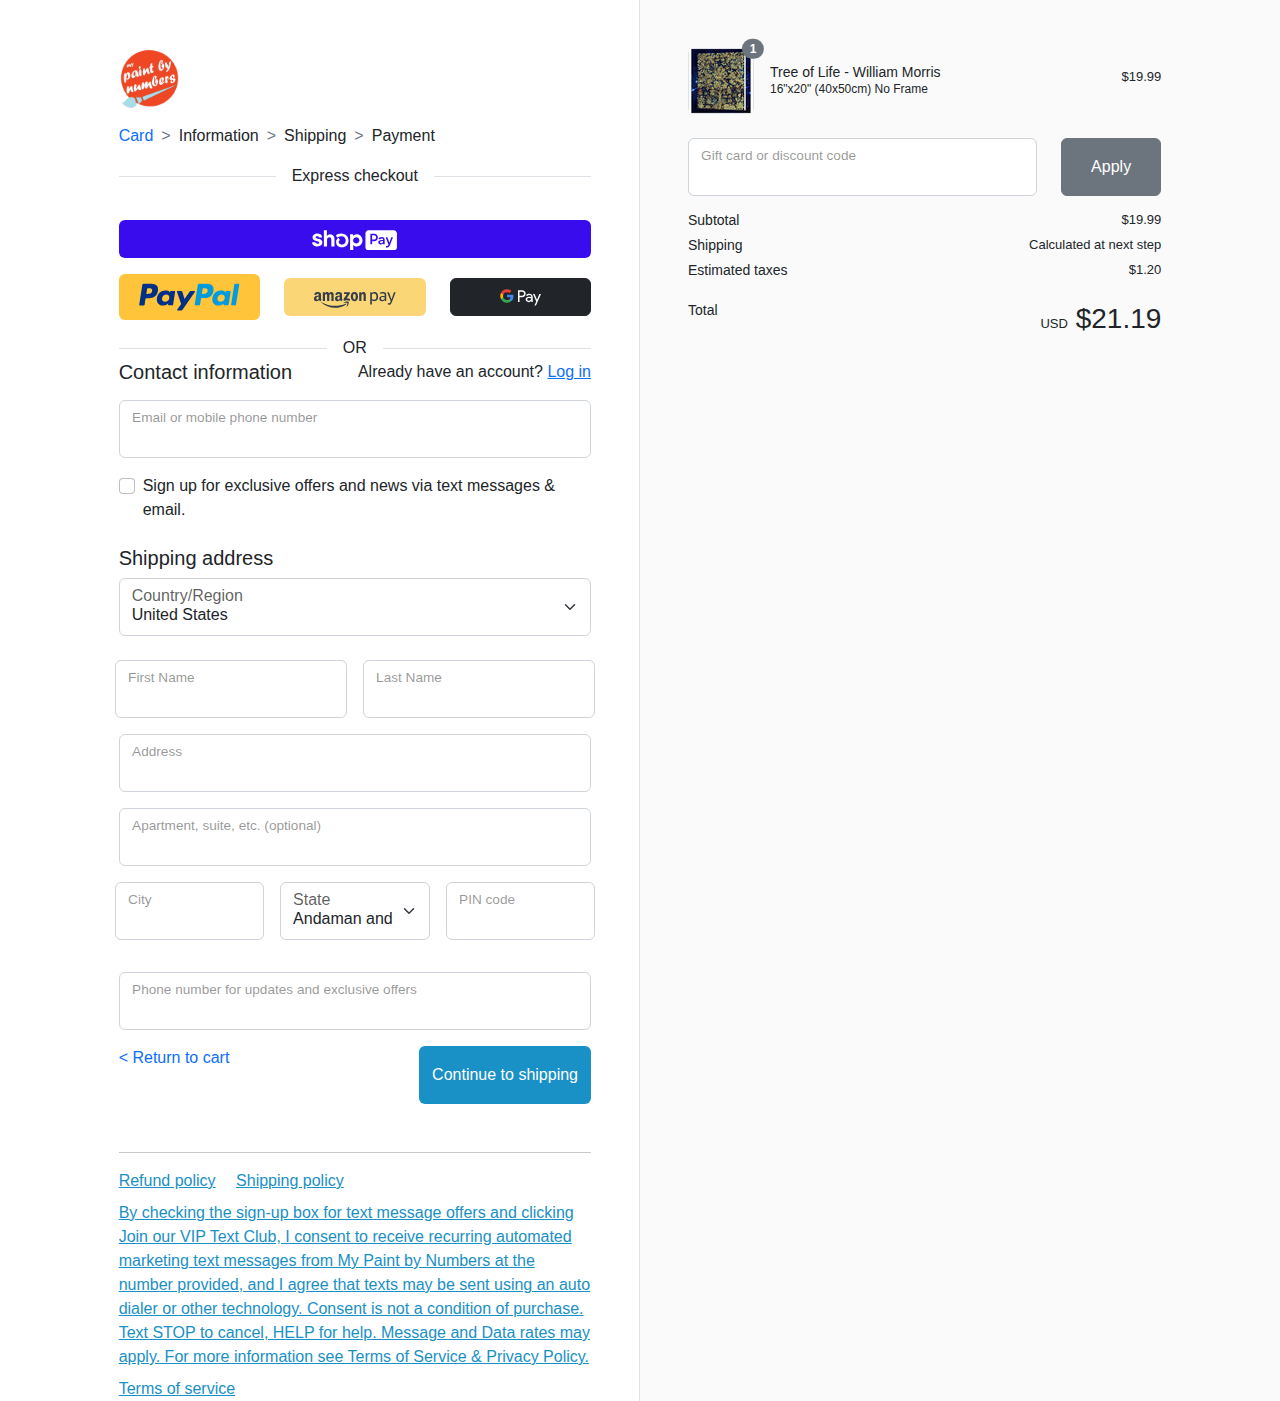
<file: index.html>
<!DOCTYPE html>
<html lang="en">

<head>
    <meta charset="UTF-8">
    <meta http-equiv="X-UA-Compatible" content="IE=edge">
    <meta name="viewport" content="width=device-width, initial-scale=1.0">
    <!-- Title Name -->
    <title>Payment Page</title>

    <!-- CSS Link -->
    <link rel="stylesheet" href="assets/css/bootstrap.min.css">
    <link rel="stylesheet" href="assets/css/style.css">
    <link rel="preconnect" href="https://fonts.gstatic.com">
    <link
        href="https://fonts.googleapis.com/css2?family=Archivo:ital,wght@0,100;0,200;0,300;0,400;0,500;0,600;0,700;0,800;0,900;1,100;1,200;1,300;1,400;1,500;1,600;1,700;1,800;1,900&display=swap"
        rel="stylesheet">
    <link rel="stylesheet" href="https://cdnjs.cloudflare.com/ajax/libs/font-awesome/4.7.0/css/font-awesome.min.css">
</head>

<!-- body -->

<body>

    <section class="container-fluid bg-color ">
        <div class="row  d-block d-lg-none">
            <div class="col-12 ">
                <div class="logo py-3 bg-white">
                    <img src="assets/images/logo.png" class="img-fluid" width="60" height="60" alt="logo">
                </div>
                <div class="d-flex justify-content-between py-3 border-bottom" id="flip">
                    <p>
                        <span><i class="fa fa-shopping-cart me-3" style="font-size:24px"></i></span>
                        Show order summary
                    </p>
                    <h4>$100,019.99</h4>
                </div>
            </div>
        </div>
        <div class="row flex-column-reverse flex-lg-row">
            <div class="d-none d-xl-block col-xl-1 bg-white"></div>
            <div class="col-12 col-lg-6 col-xl-5 pt-5 pe-lg-5 border-end bg-white">
                <div class="logo d-none d-lg-block">
                    <img src="assets/images/logo.png" class="img-fluid" width="60" height="60" alt="logo">
                </div>
                <div class="mt-3">
                    <nav style="--bs-breadcrumb-divider: '>';" aria-label="breadcrumb">
                        <ol class="breadcrumb">
                            <li class="breadcrumb-item"><a href="#" class="text-decoration-none">Card</a></li>
                            <li class="breadcrumb-item"><a>Information</a></li>
                            <li class="breadcrumb-item"><a>Shipping</a></li>
                            <li class="breadcrumb-item" aria-current="page">Payment</li>
                        </ol>
                    </nav>
                </div>
                <div class="d-flex w-100 justify-content-between align-items-center">
                    <div class="border-bottom w-100"></div>
                    <div class="text-nowrap px-3">Express checkout</div>
                    <div class="border-bottom w-100"></div>
                </div>
                <div class="row py-3 align-items-center ">
                    <div class="col-sm-12 col-xxl-3">
                        <a href="#" class="btn w-100 mt-3 btn_shop_pay">
                            <svg preserveAspectRatio="xMidYMid" viewBox="0 0 424 102" fill="inherit"
                                xmlns="http://www.w3.org/2000/svg" role="img" class="P3VGi" title="Shop Pay"
                                style="fill: white; width: 85px;">
                                <path fill-rule="evenodd" clip-rule="evenodd"
                                    d="M204.916 30.1c3.978-4.92 10.15-8.998 17.52-8.998 16.544 0 29.576 13.696 29.565 30.595 0 17.61-13.096 30.64-28.81 30.64-8.355 0-14.75-4.277-17.087-7.845h-.222v25.864a.585.585 0 0 1-.586.589h-14.727a.598.598 0 0 1-.6-.587v-78.68c0-.16.064-.31.177-.422a.594.594 0 0 1 .423-.175h13.763a.59.59 0 0 1 .415.18c.11.11.17.26.17.418V30.1zm16.263 37.243a15.623 15.623 0 0 1-11.66-4.689 15.628 15.628 0 0 1-4.2-13.715 15.61 15.61 0 0 1 15.831-12.812 15.345 15.345 0 0 1 10.777 4.61 15.348 15.348 0 0 1 4.37 10.957 15.46 15.46 0 0 1-1.086 5.93 15.413 15.413 0 0 1-14.033 9.716z">
                                </path>
                                <path
                                    d="M109.306 32.87c-3.402-7.136-9.852-11.746-19.57-11.746a19.486 19.486 0 0 0-15.304 7.868l-.354.432V1.454a.604.604 0 0 0-.18-.43.603.603 0 0 0-.43-.18h-13.74a.61.61 0 0 0-.599.61v80.23a.595.595 0 0 0 .596.598h14.717a.612.612 0 0 0 .61-.598v-34.21c0-6.647 4.433-11.357 11.525-11.357 7.757 0 9.718 6.383 9.718 12.888v32.68a.599.599 0 0 0 .6.597h14.683a.61.61 0 0 0 .61-.598v-34.63c0-1.185 0-2.35-.155-3.48a30.623 30.623 0 0 0-2.726-10.704zm-73.48 11.89s-7.49-1.76-10.25-2.47c-2.76-.71-7.58-2.217-7.58-5.863 0-3.646 3.89-4.81 7.833-4.81 3.944 0 8.332.954 8.675 5.33a.63.63 0 0 0 .631.575l14.505-.055a.636.636 0 0 0 .456-.198.631.631 0 0 0 .164-.467c-.898-14.008-13.187-19.017-24.523-19.017-13.44 0-23.27 8.865-23.27 18.64 0 7.136 2.016 13.83 17.873 18.483 2.782.81 6.56 1.862 9.863 2.78 3.967 1.11 6.105 2.783 6.105 5.42 0 3.06-4.43 5.186-8.786 5.186-6.305 0-10.782-2.338-11.148-6.538a.636.636 0 0 0-.632-.555l-14.472.067a.63.63 0 0 0-.632.653c.666 13.22 13.432 20.346 25.334 20.346 17.73 0 25.742-9.973 25.742-19.315.022-4.388-.987-14.384-15.89-18.196zm110.558-27.116c-13.73 0-20.578 4.666-26.074 8.4l-.167.11c-.283.195-.483.49-.56.823-.075.335-.02.687.15.984l5.43 9.355c.102.175.24.325.408.44a1.41 1.41 0 0 0 1.146.199c.192-.052.37-.146.52-.275l.433-.356c2.824-2.372 7.357-5.54 18.327-6.405 6.106-.49 11.38 1.107 15.27 4.742 4.278 3.945 6.838 10.316 6.838 17.043 0 12.378-7.292 20.157-19.005 20.312-9.653-.055-16.135-5.086-16.135-12.522 0-3.945 1.784-6.516 5.263-9.087.266-.19.454-.47.53-.788a1.356 1.356 0 0 0-.12-.94l-4.876-9.22a1.43 1.43 0 0 0-1.423-.734c-.19.025-.376.09-.54.19-5.474 3.247-12.19 9.186-11.824 20.6.443 14.528 12.522 25.62 28.224 26.075h1.863c18.66-.61 32.136-14.46 32.136-33.244 0-17.242-12.568-35.704-35.817-35.704z">
                                </path>
                                <path fill-rule="evenodd" clip-rule="evenodd"
                                    d="M282.375 1.044h125.652c8.672 0 15.703 7.03 15.703 15.703V85.54c0 8.672-7.03 15.702-15.703 15.702H282.375c-8.672 0-15.702-7.03-15.702-15.702V16.747c0-8.673 7.03-15.703 15.702-15.703zm28.19 54.488c10.484 0 17.986-7.647 17.986-18.362 0-10.66-7.5-18.35-17.983-18.35H292.06a.827.827 0 0 0-.831.83v50.786c0 .22.09.43.245.585a.836.836 0 0 0 .584.248h6.96a.827.827 0 0 0 .829-.831V56.363a.832.832 0 0 1 .831-.831h9.885zm-.53-29c5.695 0 9.895 4.5 9.895 10.638 0 6.15-4.2 10.638-9.896 10.638h-9.352a.829.829 0 0 1-.832-.82V27.363a.844.844 0 0 1 .832-.831h9.352zM330.6 61.526a9.903 9.903 0 0 1 .988-4.757 9.86 9.86 0 0 1 3.136-3.71c2.704-2.03 6.892-3.08 13.11-3.325l6.592-.222v-1.95c0-3.89-2.615-5.54-6.815-5.54-4.197 0-6.846 1.484-7.466 3.91a.803.803 0 0 1-.798.577h-6.505a.802.802 0 0 1-.634-.277.81.81 0 0 1-.196-.664c.974-5.764 5.74-10.14 15.9-10.14 10.794 0 14.683 5.02 14.683 14.604V70.4a.792.792 0 0 1-.06.32.822.822 0 0 1-.77.523h-6.572a.842.842 0 0 1-.59-.244.845.845 0 0 1-.24-.595v-1.52a.634.634 0 0 0-.09-.38.633.633 0 0 0-.3-.25.644.644 0 0 0-.39-.02.626.626 0 0 0-.327.22c-1.962 2.137-5.153 3.69-10.24 3.69-7.457.02-12.41-3.88-12.41-10.617zm23.826-4.433V55.52l-8.532.444c-4.5.232-7.126 2.105-7.126 5.252 0 2.848 2.405 4.433 6.594 4.433 5.696 0 9.064-3.083 9.064-8.546v-.01zm14.772 23.626v5.927a.855.855 0 0 0 .609.864c1.16.317 2.357.463 3.558.434 6.37 0 12.19-2.327 15.514-11.392l14.625-39.018a.846.846 0 0 0-.113-.753.848.848 0 0 0-.675-.354H395.9a.831.831 0 0 0-.798.577l-8.056 24.71a.832.832 0 0 1-.314.4c-.143.1-.312.152-.485.152s-.34-.053-.484-.15a.886.886 0 0 1-.313-.4l-9.286-24.78a.849.849 0 0 0-.31-.39.847.847 0 0 0-.477-.152h-6.648a.844.844 0 0 0-.786 1.109L381.62 72.63a.82.82 0 0 1 0 .565l-.432 1.363a7.878 7.878 0 0 1-7.945 5.621 16.409 16.409 0 0 1-3.048-.29.847.847 0 0 0-.996.834z">
                                </path>
                            </svg>
                        </a>
                    </div>
                    <div class="col-4 col-xxl-3">
                        <a href="#" class="btn w-100 mt-3 btn_pay_pal">
                            <img src="assets/images/paypal.svg" alt="">
                        </a>
                    </div>
                    <div class="col-4 col-xxl-3">
                        <a href="#" class="btn w-100 mt-3 btn_amazon_pay">
                            <svg viewBox="0 0 102 20" xmlns="http://www.w3.org/2000/svg" role="img" style="height: 16px;
                            margin-top: 4px;
                            width: 81.6px;">
                                <path fill="#333e48"
                                    d="M75.19 1.786c-.994 0-1.933.326-2.815.98v5.94c.896.683 1.82 1.023 2.774 1.023 1.932 0 2.899-1.32 2.899-3.96 0-2.655-.953-3.983-2.858-3.983zm-2.962-.277A5.885 5.885 0 0 1 73.93.444a4.926 4.926 0 0 1 1.85-.362c.672 0 1.282.127 1.827.383a3.763 3.763 0 0 1 1.387 1.108c.378.482.669 1.068.872 1.757.203.689.305 1.466.305 2.332 0 .88-.109 1.675-.326 2.385-.217.71-.522 1.314-.914 1.81a4.137 4.137 0 0 1-1.429 1.16 4.165 4.165 0 0 1-1.87.416c-1.26 0-2.346-.419-3.256-1.256v4.983c0 .284-.14.426-.42.426h-1.24c-.28 0-.42-.142-.42-.426V.827c0-.284.14-.426.42-.426h.925c.28 0 .441.142.483.426l.105.682zm13.194 8.37a4.21 4.21 0 0 0 1.45-.277 5.463 5.463 0 0 0 1.45-.81V6.62c-.35-.085-.719-.152-1.104-.202a8.8 8.8 0 0 0-1.124-.075c-1.583 0-2.374.617-2.374 1.853 0 .54.147.955.441 1.246.294.29.715.437 1.261.437zm-2.458-7.625-.158.053a.561.561 0 0 1-.179.033c-.182 0-.273-.128-.273-.384V1.38c0-.199.028-.337.084-.415.056-.078.169-.153.337-.224.448-.199 1-.359 1.66-.48.657-.12 1.316-.18 1.974-.18 1.33 0 2.311.277 2.942.83.63.554.945 1.413.945 2.577v7.284c0 .284-.14.426-.42.426h-.903c-.267 0-.42-.135-.463-.405l-.105-.702a5.74 5.74 0 0 1-1.67 1.022 4.908 4.908 0 0 1-1.817.362c-1.009 0-1.807-.288-2.395-.863-.589-.575-.883-1.345-.883-2.31 0-1.037.364-1.864 1.092-2.481.73-.618 1.71-.927 2.942-.927.784 0 1.667.12 2.647.362V3.852c0-.767-.168-1.307-.504-1.619-.336-.313-.925-.469-1.764-.469-.982 0-2.01.163-3.09.49zm14.16 10.84c-.379.98-.816 1.683-1.314 2.109-.496.426-1.144.639-1.943.639-.448 0-.847-.05-1.197-.15a.606.606 0 0 1-.336-.202c-.07-.093-.105-.237-.105-.437V14.5c0-.27.105-.405.315-.405.07 0 .175.014.315.043.14.028.33.043.567.043.532 0 .946-.128 1.24-.384.294-.255.56-.724.798-1.406l.4-1.086-4.056-10.137c-.098-.241-.146-.411-.146-.511 0-.17.097-.256.294-.256h1.26c.224 0 .378.036.463.106.083.072.167.228.251.47l2.942 8.263L99.708.976c.084-.24.168-.397.252-.469.084-.07.238-.106.462-.106h1.177c.196 0 .294.086.294.256 0 .1-.05.27-.147.51l-4.622 11.927M40.15 15.47c-3.761 2.814-9.216 4.31-13.912 4.31-6.583 0-12.51-2.466-16.996-6.572-.352-.322-.038-.763.385-.513 4.84 2.855 10.825 4.574 17.006 4.574 4.17 0 8.753-.877 12.971-2.691.636-.273 1.17.425.547.891">
                                </path>
                                <path fill="#333e48"
                                    d="M41.717 13.657c-.482-.624-3.181-.296-4.394-.148-.368.044-.425-.281-.093-.517 2.153-1.533 5.682-1.09 6.092-.577.413.518-.108 4.104-2.127 5.816-.31.263-.605.122-.468-.225.455-1.15 1.471-3.724.99-4.349M37.429 2.06V.57A.365.365 0 0 1 37.8.193l6.59-.001c.21 0 .38.155.38.376v1.278c-.003.214-.18.494-.496.938L40.86 7.722c1.267-.03 2.607.163 3.757.818.26.148.33.367.35.582v1.59c0 .218-.237.472-.485.34-2.028-1.077-4.718-1.194-6.96.013-.23.124-.47-.126-.47-.345V9.209c0-.242.005-.656.246-1.024l3.953-5.75H37.81a.369.369 0 0 1-.38-.375M13.4 11.365h-2.005a.38.38 0 0 1-.358-.343L11.038.595a.38.38 0 0 1 .387-.375h1.866a.38.38 0 0 1 .365.35v1.36h.037C14.18.615 15.096 0 16.331 0c1.253 0 2.039.614 2.6 1.93C19.418.615 20.521 0 21.7 0c.842 0 1.758.351 2.32 1.141.635.878.505 2.15.505 3.27l-.002 6.58a.38.38 0 0 1-.387.374h-2.001a.378.378 0 0 1-.36-.374V5.463c0-.438.037-1.535-.056-1.952-.15-.703-.6-.9-1.179-.9-.486 0-.991.33-1.197.855-.206.527-.188 1.405-.188 1.997v5.527a.38.38 0 0 1-.386.375h-2.002a.379.379 0 0 1-.36-.374l-.001-5.528c0-1.163.186-2.874-1.235-2.874-1.44 0-1.384 1.668-1.384 2.874l-.001 5.527a.38.38 0 0 1-.387.375m37.059-9.236c-1.478 0-1.571 2.04-1.571 3.312 0 1.273-.02 3.993 1.552 3.993 1.554 0 1.628-2.194 1.628-3.532 0-.877-.038-1.93-.3-2.764-.224-.724-.673-1.01-1.31-1.01zM50.439 0c2.975 0 4.584 2.59 4.584 5.88 0 3.181-1.777 5.705-4.584 5.705-2.918 0-4.508-2.59-4.508-5.814C45.93 2.523 47.539 0 50.439 0zm8.441 11.365h-1.997a.379.379 0 0 1-.36-.374L56.52.561a.381.381 0 0 1 .386-.34L58.764.22c.175.009.32.13.356.291v1.595h.038C59.72.68 60.505 0 61.89 0c.898 0 1.778.329 2.339 1.229.524.834.524 2.237.524 3.247v6.561a.382.382 0 0 1-.385.328H62.36a.38.38 0 0 1-.357-.328V5.376c0-1.141.13-2.809-1.253-2.809-.487 0-.936.33-1.16.834-.281.636-.319 1.272-.319 1.975v5.614a.386.386 0 0 1-.39.375m-24.684.075a.41.41 0 0 1-.473.047c-.665-.56-.785-.82-1.149-1.354-1.1 1.136-1.879 1.477-3.304 1.477-1.687 0-3-1.055-3-3.166 0-1.65.882-2.77 2.138-3.32 1.087-.484 2.606-.572 3.769-.704v-.264c0-.484.037-1.055-.245-1.473-.243-.374-.712-.528-1.124-.528-.765 0-1.444.397-1.611 1.22-.035.183-.167.364-.348.374l-1.943-.214c-.164-.037-.346-.17-.299-.425C27.055.721 29.183 0 31.09 0c.975 0 2.25.263 3.018 1.011.975.924.881 2.155.881 3.497v3.165c0 .952.39 1.37.757 1.882.128.185.156.405-.007.54-.409.348-1.136.988-1.537 1.35l-.005-.005zm-2.02-4.953v-.44c-1.45 0-2.98.314-2.98 2.045 0 .88.45 1.473 1.218 1.473.562 0 1.069-.352 1.387-.923.394-.704.376-1.363.376-2.155zM7.926 11.44a.41.41 0 0 1-.473.047c-.667-.56-.786-.82-1.15-1.354C5.204 11.27 4.425 11.61 3 11.61c-1.688 0-3-1.055-3-3.166 0-1.65.88-2.77 2.137-3.32 1.087-.484 2.606-.572 3.768-.704v-.264c0-.484.038-1.055-.243-1.473-.244-.374-.713-.528-1.125-.528-.764 0-1.444.397-1.61 1.22-.036.183-.168.364-.35.374l-1.94-.214c-.165-.037-.347-.17-.3-.425C.783.721 2.911 0 4.818 0c.975 0 2.25.263 3.018 1.011.975.924.882 2.155.882 3.497v3.165c0 .952.39 1.37.756 1.882.128.185.157.405-.006.54a78.47 78.47 0 0 0-1.537 1.35l-.005-.005zm-2.02-4.953v-.44c-1.45 0-2.982.314-2.982 2.045 0 .88.45 1.473 1.219 1.473.562 0 1.069-.352 1.387-.923.394-.704.375-1.363.375-2.155z">
                                </path>
                            </svg>
                        </a>
                    </div>
                    <div class="col-4 col-xxl-3">
                        <a href="#" class="btn w-100 mt-3 btn-dark">
                            <img src="assets/images/dark_gpay.svg" alt="">
                        </a>
                    </div>
                </div>
                <div class="d-flex w-100 justify-content-between align-items-center">
                    <div class="border-bottom w-100"></div>
                    <div class="text-nowrap px-3">OR</div>
                    <div class="border-bottom w-100"></div>
                </div>

                <form action="">
                    <div class="d-flex justify-content-between">
                        <h5>Contact information</h5>
                        <p>Already have an account? <a href="#">Log in</a></p>
                    </div>
                    <div class="form-floating mb-3">
                        <input type="text" class="form-control" id="email">
                        <label for="email">Email or mobile phone number</label>
                    </div>
                    <div class="form-check">
                        <input class="form-check-input" type="checkbox" value="" id="flexCheckDefault">
                        <label class="form-check-label" for="flexCheckDefault">
                            Sign up for exclusive offers and news via text messages & email.
                        </label>
                    </div>
                    <div class="d-flex mt-4">
                        <h5>Shipping address</h5>
                    </div>
                    <div class="form-floating">
                        <label class="form-check-label" for="country">
                            Country/Region
                        </label>
                        <select name="countryCode" id="country" required class="form-select">
                            <option value="US">United States</option>
                            <option value="CA">Canada</option>
                            <option value="AU">Australia</option>
                            <option value="GB">United Kingdom</option>
                            <option value="NO">Norway</option>
                            <option disabled="" value="">---</option>
                            <option value="AF">Afghanistan</option>
                            <option value="AX">Åland Islands</option>
                            <option value="AL">Albania</option>
                            <option value="DZ">Algeria</option>
                            <option value="AD">Andorra</option>
                            <option value="AO">Angola</option>
                            <option value="AI">Anguilla</option>
                            <option value="AG">Antigua &amp; Barbuda</option>
                            <option value="AR">Argentina</option>
                            <option value="AM">Armenia</option>
                            <option value="AW">Aruba</option>
                            <option value="AC">Ascension Island</option>
                            <option value="AU">Australia</option>
                            <option value="AT">Austria</option>
                            <option value="AZ">Azerbaijan</option>
                            <option value="BS">Bahamas</option>
                            <option value="BH">Bahrain</option>
                            <option value="BD">Bangladesh</option>
                            <option value="BB">Barbados</option>
                            <option value="BY">Belarus</option>
                            <option value="BE">Belgium</option>
                            <option value="BZ">Belize</option>
                            <option value="BJ">Benin</option>
                            <option value="BM">Bermuda</option>
                            <option value="BT">Bhutan</option>
                            <option value="BO">Bolivia</option>
                            <option value="BA">Bosnia &amp; Herzegovina</option>
                            <option value="BW">Botswana</option>
                            <option value="BR">Brazil</option>
                            <option value="IO">British Indian Ocean Territory</option>
                            <option value="VG">British Virgin Islands</option>
                            <option value="BN">Brunei</option>
                            <option value="BG">Bulgaria</option>
                            <option value="BF">Burkina Faso</option>
                            <option value="BI">Burundi</option>
                            <option value="KH">Cambodia</option>
                            <option value="CM">Cameroon</option>
                            <option value="CA">Canada</option>
                            <option value="CV">Cape Verde</option>
                            <option value="BQ">Caribbean Netherlands</option>
                            <option value="KY">Cayman Islands</option>
                            <option value="CF">Central African Republic</option>
                            <option value="TD">Chad</option>
                            <option value="CL">Chile</option>
                            <option value="CN">China</option>
                            <option value="CX">Christmas Island</option>
                            <option value="CC">Cocos (Keeling) Islands</option>
                            <option value="CO">Colombia</option>
                            <option value="KM">Comoros</option>
                            <option value="CG">Congo - Brazzaville</option>
                            <option value="CD">Congo - Kinshasa</option>
                            <option value="CK">Cook Islands</option>
                            <option value="CR">Costa Rica</option>
                            <option value="CI">Côte d’Ivoire</option>
                            <option value="HR">Croatia</option>
                            <option value="CW">Curaçao</option>
                            <option value="CY">Cyprus</option>
                            <option value="CZ">Czechia</option>
                            <option value="DK">Denmark</option>
                            <option value="DJ">Djibouti</option>
                            <option value="DM">Dominica</option>
                            <option value="DO">Dominican Republic</option>
                            <option value="EC">Ecuador</option>
                            <option value="EG">Egypt</option>
                            <option value="SV">El Salvador</option>
                            <option value="GQ">Equatorial Guinea</option>
                            <option value="ER">Eritrea</option>
                            <option value="EE">Estonia</option>
                            <option value="SZ">Eswatini</option>
                            <option value="ET">Ethiopia</option>
                            <option value="FK">Falkland Islands</option>
                            <option value="FO">Faroe Islands</option>
                            <option value="FJ">Fiji</option>
                            <option value="FI">Finland</option>
                            <option value="FR">France</option>
                            <option value="GF">French Guiana</option>
                            <option value="PF">French Polynesia</option>
                            <option value="TF">French Southern Territories</option>
                            <option value="GA">Gabon</option>
                            <option value="GM">Gambia</option>
                            <option value="GE">Georgia</option>
                            <option value="DE">Germany</option>
                            <option value="GH">Ghana</option>
                            <option value="GI">Gibraltar</option>
                            <option value="GR">Greece</option>
                            <option value="GL">Greenland</option>
                            <option value="GD">Grenada</option>
                            <option value="GP">Guadeloupe</option>
                            <option value="GT">Guatemala</option>
                            <option value="GG">Guernsey</option>
                            <option value="GN">Guinea</option>
                            <option value="GW">Guinea-Bissau</option>
                            <option value="GY">Guyana</option>
                            <option value="HT">Haiti</option>
                            <option value="HN">Honduras</option>
                            <option value="HK">Hong Kong SAR</option>
                            <option value="HU">Hungary</option>
                            <option value="IS">Iceland</option>
                            <option value="IN">India</option>
                            <option value="ID">Indonesia</option>
                            <option value="IQ">Iraq</option>
                            <option value="IE">Ireland</option>
                            <option value="IM">Isle of Man</option>
                            <option value="IL">Israel</option>
                            <option value="IT">Italy</option>
                            <option value="JM">Jamaica</option>
                            <option value="JP">Japan</option>
                            <option value="JE">Jersey</option>
                            <option value="JO">Jordan</option>
                            <option value="KZ">Kazakhstan</option>
                            <option value="KE">Kenya</option>
                            <option value="KI">Kiribati</option>
                            <option value="XK">Kosovo</option>
                            <option value="KW">Kuwait</option>
                            <option value="KG">Kyrgyzstan</option>
                            <option value="LA">Laos</option>
                            <option value="LV">Latvia</option>
                            <option value="LB">Lebanon</option>
                            <option value="LS">Lesotho</option>
                            <option value="LR">Liberia</option>
                            <option value="LY">Libya</option>
                            <option value="LI">Liechtenstein</option>
                            <option value="LT">Lithuania</option>
                            <option value="LU">Luxembourg</option>
                            <option value="MO">Macao SAR</option>
                            <option value="MG">Madagascar</option>
                            <option value="MW">Malawi</option>
                            <option value="MY">Malaysia</option>
                            <option value="MV">Maldives</option>
                            <option value="ML">Mali</option>
                            <option value="MT">Malta</option>
                            <option value="MQ">Martinique</option>
                            <option value="MR">Mauritania</option>
                            <option value="MU">Mauritius</option>
                            <option value="YT">Mayotte</option>
                            <option value="MX">Mexico</option>
                            <option value="MD">Moldova</option>
                            <option value="MC">Monaco</option>
                            <option value="MN">Mongolia</option>
                            <option value="ME">Montenegro</option>
                            <option value="MS">Montserrat</option>
                            <option value="MA">Morocco</option>
                            <option value="MZ">Mozambique</option>
                            <option value="MM">Myanmar (Burma)</option>
                            <option value="NA">Namibia</option>
                            <option value="NR">Nauru</option>
                            <option value="NP">Nepal</option>
                            <option value="NL">Netherlands</option>
                            <option value="NC">New Caledonia</option>
                            <option value="NZ">New Zealand</option>
                            <option value="NI">Nicaragua</option>
                            <option value="NE">Niger</option>
                            <option value="NG">Nigeria</option>
                            <option value="NU">Niue</option>
                            <option value="NF">Norfolk Island</option>
                            <option value="MK">North Macedonia</option>
                            <option value="NO">Norway</option>
                            <option value="OM">Oman</option>
                            <option value="PK">Pakistan</option>
                            <option value="PS">Palestinian Territories</option>
                            <option value="PA">Panama</option>
                            <option value="PG">Papua New Guinea</option>
                            <option value="PY">Paraguay</option>
                            <option value="PE">Peru</option>
                            <option value="PH">Philippines</option>
                            <option value="PN">Pitcairn Islands</option>
                            <option value="PL">Poland</option>
                            <option value="PT">Portugal</option>
                            <option value="QA">Qatar</option>
                            <option value="RE">Réunion</option>
                            <option value="RO">Romania</option>
                            <option value="RU">Russia</option>
                            <option value="RW">Rwanda</option>
                            <option value="WS">Samoa</option>
                            <option value="SM">San Marino</option>
                            <option value="ST">São Tomé &amp; Príncipe</option>
                            <option value="SA">Saudi Arabia</option>
                            <option value="SN">Senegal</option>
                            <option value="RS">Serbia</option>
                            <option value="SC">Seychelles</option>
                            <option value="SL">Sierra Leone</option>
                            <option value="SG">Singapore</option>
                            <option value="SX">Sint Maarten</option>
                            <option value="SK">Slovakia</option>
                            <option value="SI">Slovenia</option>
                            <option value="SB">Solomon Islands</option>
                            <option value="SO">Somalia</option>
                            <option value="ZA">South Africa</option>
                            <option value="GS">South Georgia &amp; South Sandwich Islands</option>
                            <option value="KR">South Korea</option>
                            <option value="SS">South Sudan</option>
                            <option value="ES">Spain</option>
                            <option value="LK">Sri Lanka</option>
                            <option value="BL">St. Barthélemy</option>
                            <option value="SH">St. Helena</option>
                            <option value="KN">St. Kitts &amp; Nevis</option>
                            <option value="LC">St. Lucia</option>
                            <option value="MF">St. Martin</option>
                            <option value="PM">St. Pierre &amp; Miquelon</option>
                            <option value="VC">St. Vincent &amp; Grenadines</option>
                            <option value="SD">Sudan</option>
                            <option value="SR">Suriname</option>
                            <option value="SJ">Svalbard &amp; Jan Mayen</option>
                            <option value="SE">Sweden</option>
                            <option value="CH">Switzerland</option>
                            <option value="TW">Taiwan</option>
                            <option value="TJ">Tajikistan</option>
                            <option value="TZ">Tanzania</option>
                            <option value="TH">Thailand</option>
                            <option value="TL">Timor-Leste</option>
                            <option value="TG">Togo</option>
                            <option value="TK">Tokelau</option>
                            <option value="TO">Tonga</option>
                            <option value="TT">Trinidad &amp; Tobago</option>
                            <option value="TA">Tristan da Cunha</option>
                            <option value="TN">Tunisia</option>
                            <option value="TR">Turkey</option>
                            <option value="TM">Turkmenistan</option>
                            <option value="TC">Turks &amp; Caicos Islands</option>
                            <option value="TV">Tuvalu</option>
                            <option value="UM">U.S. Outlying Islands</option>
                            <option value="UG">Uganda</option>
                            <option value="UA">Ukraine</option>
                            <option value="AE">United Arab Emirates</option>
                            <option value="GB">United Kingdom</option>
                            <option value="US">United States</option>
                            <option value="UY">Uruguay</option>
                            <option value="UZ">Uzbekistan</option>
                            <option value="VU">Vanuatu</option>
                            <option value="VA">Vatican City</option>
                            <option value="VE">Venezuela</option>
                            <option value="VN">Vietnam</option>
                            <option value="WF">Wallis &amp; Futuna</option>
                            <option value="EH">Western Sahara</option>
                            <option value="YE">Yemen</option>
                            <option value="ZM">Zambia</option>
                            <option value="ZW">Zimbabwe</option>
                        </select>
                    </div>
                    <div class="row mt-4">
                        <div class="col-md-6 px-2">
                            <div class="form-floating mb-3">
                                <input type="text" class="form-control" id="fname">
                                <label for="fname">First Name</label>
                            </div>
                        </div>
                        <div class="col-md-6 px-2">
                            <div class="form-floating mb-3">
                                <input type="text" class="form-control" id="lname">
                                <label for="lname">Last Name</label>
                            </div>
                        </div>
                    </div>

                    <div class="form-floating mb-3">
                        <input type="text" class="form-control" id="address">
                        <label for="address">Address</label>
                    </div>

                    <div class="form-floating mb-3">
                        <input type="text" class="form-control" id="apartment">
                        <label for="apartment">Apartment, suite, etc. (optional)</label>
                    </div>

                    <div class="row mb-3">
                        <div class="col-md-4 px-2">
                            <div class="form-floating mb-3">
                                <input type="text" class="form-control" id="city">
                                <label for="city">City</label>
                            </div>
                        </div>
                        <div class="col-md-4 px-2">
                            <div class="form-floating">
                                <label class="form-check-label" for="state">
                                    State
                                </label>
                                <select name="zone" id="state" required class="form-select">
                                    <option hidden="" disabled="" value="">&nbsp;</option>
                                    <option value="AN">Andaman and Nicobar Islands</option>
                                    <option value="AP">Andhra Pradesh</option>
                                    <option value="AR">Arunachal Pradesh</option>
                                    <option value="AS">Assam</option>
                                    <option value="BR">Bihar</option>
                                    <option value="CH">Chandigarh</option>
                                    <option value="CG">Chhattisgarh</option>
                                    <option value="DN">Dadra and Nagar Haveli</option>
                                    <option value="DD">Daman and Diu</option>
                                    <option value="DL">Delhi</option>
                                    <option value="GA">Goa</option>
                                    <option value="GJ">Gujarat</option>
                                    <option value="HR">Haryana</option>
                                    <option value="HP">Himachal Pradesh</option>
                                    <option value="JK">Jammu and Kashmir</option>
                                    <option value="JH">Jharkhand</option>
                                    <option value="KA">Karnataka</option>
                                    <option value="KL">Kerala</option>
                                    <option value="LA">Ladakh</option>
                                    <option value="LD">Lakshadweep</option>
                                    <option value="MP">Madhya Pradesh</option>
                                    <option value="MH">Maharashtra</option>
                                    <option value="MN">Manipur</option>
                                    <option value="ML">Meghalaya</option>
                                    <option value="MZ">Mizoram</option>
                                    <option value="NL">Nagaland</option>
                                    <option value="OR">Odisha</option>
                                    <option value="PY">Puducherry</option>
                                    <option value="PB">Punjab</option>
                                    <option value="RJ">Rajasthan</option>
                                    <option value="SK">Sikkim</option>
                                    <option value="TN">Tamil Nadu</option>
                                    <option value="TS">Telangana</option>
                                    <option value="TR">Tripura</option>
                                    <option value="UP">Uttar Pradesh</option>
                                    <option value="UK">Uttarakhand</option>
                                    <option value="WB">West Bengal</option>
                                </select>
                            </div>
                        </div>
                        <div class="col-md-4 px-2">
                            <div class="form-floating mb-3">
                                <input type="text" class="form-control" id="pin">
                                <label for="pin">PIN code</label>
                            </div>
                        </div>
                    </div>

                    <div class="form-floating mb-3">
                        <input type="text" class="form-control" id="apartment">
                        <label for="apartment">Phone number for updates and exclusive offers</label>
                    </div>

                    <div class="d-flex justify-content-between mb-5">
                        <a href="#" class="text-decoration-none">
                            < Return to cart</a>
                                <button type="submit" class="btn btn-submit py-3">Continue to shipping</button>
                    </div>
                </form>

                <hr>
                <div class="footer_link">
                    <div class="mt-2">
                        <a href="#">Refund policy</a> <a href="#" class="ms-3">Shipping policy</a>
                    </div>
                    <div class="mt-2">
                        <a href="#">
                            By checking the sign-up box for text message offers and clicking Join our VIP Text Club,
                            I
                            consent to receive recurring automated marketing text messages from My Paint by Numbers
                            at
                            the number provided, and I agree that texts may be sent using an auto dialer or other
                            technology. Consent is not a condition of purchase. Text STOP to cancel, HELP for help.
                            Message and Data rates may apply. For more information see Terms of Service & Privacy
                            Policy.
                        </a>
                    </div>
                    <div class="mt-2">
                        <a href="#">Terms of service</a>
                    </div>
                </div>
            </div>
            <div class="col-12 col-lg-6 col-xl-5 pt-3 pt-lg-5 ps-lg-5 product" id="panel">
                <div class="d-flex align-items-center gap-3 ">
                    <div class="rounded border position-relative">
                        <img src="assets/images/cart_product.jpg" alt="">
                        <span
                            class="position-absolute top-0 start-100 translate-middle badge rounded-pill bg-secondary">
                            1
                        </span>
                    </div>
                    <div>
                        <h5 class="mb-0">Tree of Life - William Morris</h5>
                        <p class="mb-0">16"x20" (40x50cm) No Frame</p>
                    </div>
                    <div class="ms-auto">
                        <h6>$19.99</h6>
                    </div>
                </div>
                <form>
                    <div class="row ">
                        <div class="col-lg-9 mt-4">
                            <div class="form-floating">
                                <input type="text" class="form-control" id="email">
                                <label for="email text">Gift card or discount code</label>
                            </div>
                        </div>
                        <div class="col-lg-3 mt-4">
                            <button type="submit" class="btn btn-secondary w-100 h-100">Apply</button>
                        </div>
                    </div>
                </form>
                <div class="d-flex justify-content-between mt-3">
                    <h5>Subtotal</h5>
                    <h6>$19.99</h6>
                </div>
                <div class="d-flex justify-content-between">
                    <h5>Shipping</h5>
                    <h6>Calculated at next step </h6>
                </div>
                <div class="d-flex justify-content-between">
                    <h5>Estimated taxes </h5>
                    <h6>$1.20</h6>
                </div>
                <div class="d-flex justify-content-between my-3">
                    <h5>Total</h5>
                    <h6>USD<span class="h3"> $21.19</span></h6>
                </div>
            </div>
            <div class="d-none d-xl-block col-xl-1"></div>
        </div>
    </section>

    <!-- JS script link  -->
    <script src="https://ajax.googleapis.com/ajax/libs/jquery/3.6.3/jquery.min.js"></script>
    <script src="assets/js/popper.min.js"></script>
    <script src="assets/js/bootstrap.min.js"></script>

    <script>
        $(document).ready(function () {
            $("#flip").click(function () {
                $("#panel").slideToggle("slow");
            });
        });
    </script>


</html>
</file>
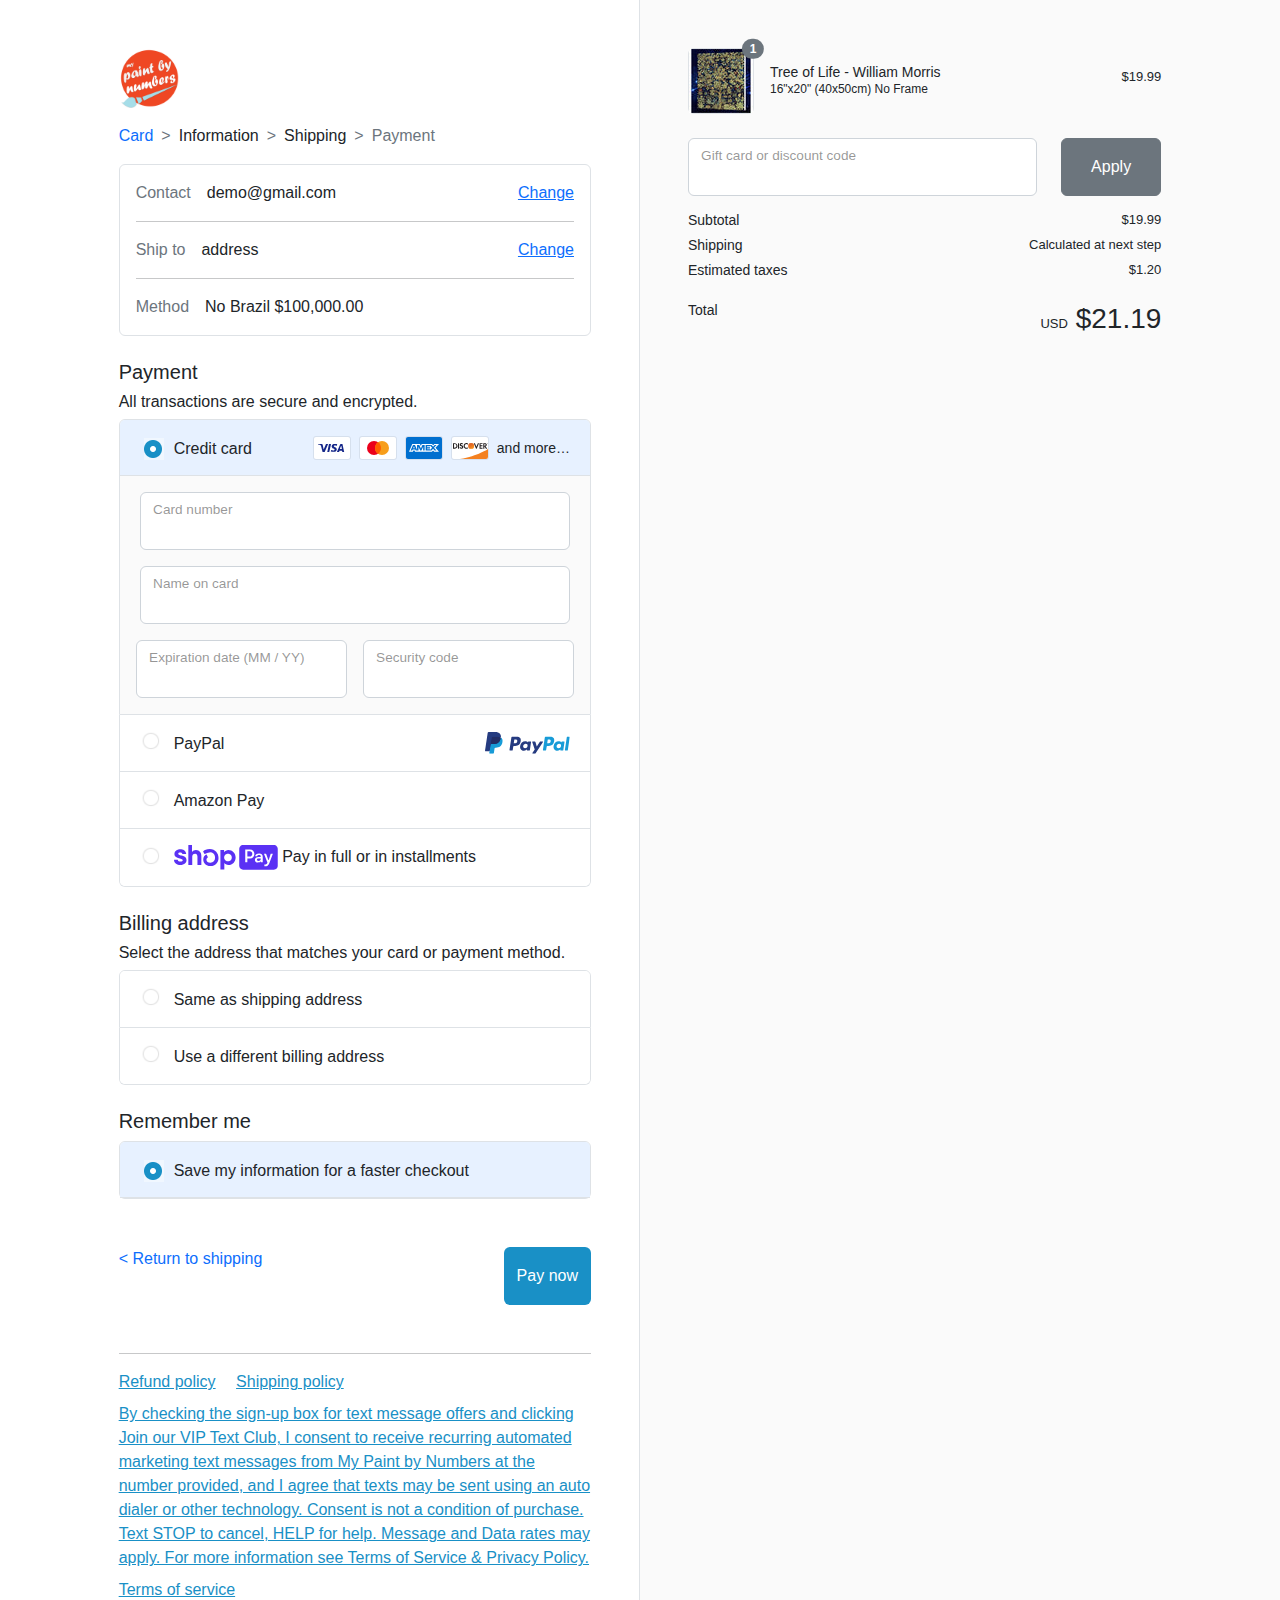
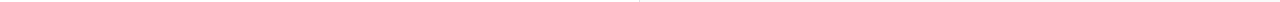
<file: payment.html>
<!DOCTYPE html>
<html lang="en">

<head>
    <meta charset="UTF-8">
    <meta http-equiv="X-UA-Compatible" content="IE=edge">
    <meta name="viewport" content="width=device-width, initial-scale=1.0">
    <!-- Title Name -->
    <title>Payment Page</title>

    <!-- CSS Link -->
    <link rel="stylesheet" href="assets/css/bootstrap.min.css">
    <link rel="stylesheet" href="assets/css/style.css">
    <link rel="preconnect" href="https://fonts.gstatic.com">
    <link
        href="https://fonts.googleapis.com/css2?family=Archivo:ital,wght@0,100;0,200;0,300;0,400;0,500;0,600;0,700;0,800;0,900;1,100;1,200;1,300;1,400;1,500;1,600;1,700;1,800;1,900&display=swap"
        rel="stylesheet">
    <link rel="stylesheet" href="https://cdnjs.cloudflare.com/ajax/libs/font-awesome/4.7.0/css/font-awesome.min.css">
</head>

<!-- body -->

<body>

    <section class="container-fluid bg-color ">
        <div class="row  d-block d-lg-none">
            <div class="col-12 ">
                <div class="logo py-3 bg-white">
                    <img src="assets/images/logo.png" class="img-fluid" width="60" height="60" alt="logo">
                </div>
                <div class="d-flex justify-content-between py-3 border-bottom" id="flip">
                    <p>
                        <span><i class="fa fa-shopping-cart me-3" style="font-size:24px"></i></span>
                        Show order summary
                    </p>
                    <h4>$100,019.99</h4>
                </div>
            </div>
        </div>
        <div class="row flex-column-reverse flex-lg-row">
            <div class="d-none d-xl-block col-xl-1 bg-white"></div>
            <div class="col-12 col-lg-6 col-xl-5 pt-5 pe-lg-5 border-end bg-white">
                <div class="logo d-none d-lg-block">
                    <img src="assets/images/logo.png" class="img-fluid" width="60" height="60" alt="logo">
                </div>
                <div class="mt-3">
                    <nav style="--bs-breadcrumb-divider: '>';" aria-label="breadcrumb">
                        <ol class="breadcrumb">
                            <li class="breadcrumb-item"><a href="#" class="text-decoration-none">Card</a></li>
                            <li class="breadcrumb-item"><a>Information</a></li>
                            <li class="breadcrumb-item "><a>Shipping</a></li>
                            <li class="breadcrumb-item active" aria-current="page">Payment</li>
                        </ol>
                    </nav>
                </div>

                <div class="border rounded p-3">
                    <div class="d-flex gap-3">
                        <p class="text-muted mb-0">Contact</p>
                        <p class="mb-0">demo@gmail.com </p>
                        <a href="#" class="ms-auto"> Change</a>
                    </div>
                    <hr>
                    <div class="d-flex gap-3">
                        <p class="text-muted mb-0">Ship to
                        </p>
                        <p class="mb-0">
                            address </p>
                        <a href="#" class="ms-auto"> Change</a>
                    </div>
                    <hr>
                    <div class="d-flex gap-3">
                        <p class="text-muted mb-0">Method</p>
                        <p class="mb-0">No Brazil $100,000.00 </p>
                    </div>
                </div>

                <form action="">
                    <div class="d-flex mt-4">
                        <h5>Payment</h5>
                    </div>
                    <h6>All transactions are secure and encrypted.</h6>

                    <div class="accordion" id="accordionExample">
                        <div class="accordion-item">
                            <h2 class="accordion-header" id="headingOne">
                                <button class="accordion-button" type="button" data-bs-toggle="collapse"
                                    data-bs-target="#collapseOne" aria-expanded="true" aria-controls="collapseOne">
                                    <div class="d-flex align-items-center justify-content-between w-100">
                                        <p class="text-dark mb-0"> Credit card</p>
                                        <div class="d-flex align-items-center gap-2">
                                            <img src="assets/images/visa.svg" alt="">
                                            <img src="assets/images/mastercard.svg" alt="">
                                            <img src="assets/images/amex.svg" alt="">
                                            <img src="assets/images/discover.svg" alt="">
                                            <small class="text-dark">and more…</small>
                                        </div>
                                    </div>
                                </button>
                            </h2>
                            <div id="collapseOne" class="accordion-collapse collapse show " aria-labelledby="headingOne"
                                data-bs-parent="#accordionExample">
                                <div class="accordion-body bg-color">
                                    <form>
                                        <div class="form-floating mb-3">
                                            <input type="text" class="form-control" id="card_number">
                                            <label for="card_number">Card number </label>
                                        </div>
                                        <div class="form-floating mb-3">
                                            <input type="text" class="form-control" id="card_name">
                                            <label for="card_name">Name on card </label>
                                        </div>
                                        <div class="row ">
                                            <div class="col-md-6 px-2">
                                                <div class="form-floating">
                                                    <input type="text" class="form-control" id="ex_date">
                                                    <label for="ex_date">Expiration date (MM / YY)</label>
                                                </div>
                                            </div>
                                            <div class="col-md-6 px-2">
                                                <div class="form-floating">
                                                    <input type="text" class="form-control" id="security_code">
                                                    <label for="security_code">Security code</label>
                                                </div>
                                            </div>
                                        </div>
                                    </form>
                                </div>
                            </div>
                        </div>
                        <div class="accordion-item">
                            <h2 class="accordion-header" id="headingTwo">
                                <button class="accordion-button collapsed" type="button" data-bs-toggle="collapse"
                                    data-bs-target="#collapseTwo" aria-expanded="false" aria-controls="collapseTwo">
                                    <div class="d-flex align-items-center justify-content-between w-100">
                                        <p class="text-dark mb-0">PayPal</p>
                                        <div class="d-flex align-items-center gap-2">
                                            <svg xmlns="http://www.w3.org/2000/svg" preserveAspectRatio="xMidYMid"
                                                viewBox="0 0 196 50" fill="none" role="img" style="width: 85px;"
                                                aria-label="PayPal">
                                                <g clip-path="url(#paypal-logo_svg__a)">
                                                    <path fill-rule="evenodd" clip-rule="evenodd"
                                                        d="M62.268 11.182h10.816c3.62 0 6.346 1 7.884 2.893 1.4 1.723 1.863 4.183 1.379 7.315-1.074 7.157-5.186 10.769-12.31 10.769h-3.425c-.738 0-1.37.563-1.483 1.33l-1.18 7.837c-.116.767-.745 1.33-1.485 1.33H57.3c-.555 0-.979-.516-.892-1.09l4.375-29.055c.115-.766.745-1.33 1.485-1.33Zm5.634 14.678c2.867 0 5.833 0 6.424-4.066.217-1.428.043-2.462-.525-3.158-.952-1.166-2.794-1.166-4.748-1.166h-.748c-.442 0-.822.338-.89.797L66.27 25.86h1.632ZM100.235 21.664h5.179c.554 0 .976.518.887 1.09l-2.799 18.571c-.117.767-.743 1.33-1.485 1.33h-4.665c-.552 0-.976-.516-.89-1.093l.232-1.507s-2.558 3.106-7.17 3.106c-2.686 0-4.945-.812-6.523-2.76-1.721-2.12-2.425-5.158-1.93-8.336.952-6.37 5.84-10.912 11.564-10.912 2.496 0 4.996.57 6.118 2.275l.362.55.23-1.517a.913.913 0 0 1 .89-.797Zm-7.884 15.74c2.996 0 5.344-2.08 5.844-5.18.226-1.501-.087-2.863-.876-3.839-.788-.966-1.984-1.478-3.454-1.478-2.95 0-5.338 2.15-5.804 5.223-.244 1.507.047 2.86.812 3.812.772.958 1.974 1.463 3.478 1.463Z"
                                                        fill="#253B80"></path>
                                                    <path
                                                        d="M132.999 21.663h-5.204c-.497 0-.963.259-1.245.69l-7.179 11.079-3.042-10.646c-.192-.666-.779-1.123-1.443-1.123h-5.114c-.622 0-1.054.636-.856 1.25l5.733 17.625-5.39 7.97c-.424.629.003 1.492.736 1.492h5.198c.493 0 .955-.252 1.235-.676l17.312-26.178c.414-.626-.011-1.483-.741-1.483Z"
                                                        fill="#253B80"></path>
                                                    <path fill-rule="evenodd" clip-rule="evenodd"
                                                        d="M139.415 11.182h10.818c3.62 0 6.345 1 7.88 2.893 1.4 1.723 1.867 4.183 1.381 7.315-1.075 7.157-5.186 10.769-12.312 10.769h-3.423c-.738 0-1.369.563-1.483 1.33l-1.242 8.237c-.08.537-.521.93-1.037.93h-5.551c-.552 0-.976-.516-.889-1.09l4.375-29.055c.115-.766.744-1.33 1.483-1.33Zm5.642 14.678c2.869 0 5.835 0 6.425-4.066.216-1.428.044-2.462-.524-3.158-.952-1.166-2.796-1.166-4.748-1.166h-.748c-.444 0-.821.338-.889.797l-1.146 7.593h1.63ZM177.383 21.663h5.176c.555 0 .979.52.894 1.09l-2.801 18.572c-.116.767-.745 1.33-1.484 1.33h-4.664c-.555 0-.979-.516-.892-1.093l.231-1.508s-2.557 3.107-7.169 3.107c-2.687 0-4.942-.812-6.524-2.76-1.72-2.12-2.421-5.158-1.928-8.336.953-6.37 5.84-10.912 11.563-10.912 2.496 0 4.995.57 6.116 2.275l.364.55.229-1.518a.91.91 0 0 1 .889-.797Zm-7.881 15.742c2.995 0 5.347-2.081 5.844-5.181.229-1.501-.084-2.863-.877-3.84-.787-.965-1.983-1.477-3.454-1.477-2.949 0-5.334 2.149-5.804 5.222-.24 1.508.048 2.862.813 3.813.772.957 1.977 1.463 3.478 1.463Z"
                                                        fill="#179BD7"></path>
                                                    <path
                                                        d="m188.67 11.979-4.44 29.588c-.087.573.337 1.09.889 1.09h4.463c.742 0 1.371-.563 1.485-1.33l4.378-29.055c.087-.573-.337-1.092-.889-1.092h-4.998c-.441.002-.82.34-.888.799Z"
                                                        fill="#179BD7"></path>
                                                    <path
                                                        d="m11.493 48.304.827-5.504-1.842-.045H1.68L7.794 2.141a.543.543 0 0 1 .17-.318.486.486 0 0 1 .327-.126h14.834c4.925 0 8.324 1.073 10.098 3.193.832.994 1.362 2.032 1.618 3.176.27 1.2.274 2.632.011 4.38l-.019.128v1.12l.832.494c.7.39 1.258.835 1.685 1.345.711.85 1.172 1.93 1.366 3.211.2 1.317.134 2.885-.194 4.66-.38 2.04-.994 3.818-1.822 5.273-.763 1.34-1.734 2.452-2.887 3.314-1.1.818-2.408 1.44-3.887 1.837-1.433.391-3.067.588-4.859.588h-1.154c-.826 0-1.628.312-2.257.87a3.709 3.709 0 0 0-1.177 2.2l-.087.496-1.46 9.7-.067.357c-.018.112-.048.169-.092.207a.238.238 0 0 1-.152.058h-7.128Z"
                                                        fill="#253B80"></path>
                                                    <path
                                                        d="M36.451 12.703c-.044.297-.095.6-.152.911-1.956 10.523-8.65 14.158-17.197 14.158h-4.353c-1.045 0-1.926.795-2.089 1.876l-2.228 14.805L9.8 48.65c-.106.709.416 1.349 1.099 1.349h7.72c.913 0 1.69-.696 1.834-1.64l.076-.412 1.453-9.662.094-.53c.142-.948.92-1.644 1.834-1.644h1.155c7.479 0 13.334-3.181 15.045-12.387.715-3.845.345-7.056-1.547-9.314-.572-.681-1.283-1.246-2.113-1.707Z"
                                                        fill="#179BD7"></path>
                                                    <path
                                                        d="M34.4 11.847a14.84 14.84 0 0 0-1.902-.442c-1.173-.199-2.459-.293-3.836-.293H17.034c-.286 0-.558.068-.802.19-.536.27-.934.802-1.03 1.453l-2.475 16.413-.07.479c.162-1.08 1.043-1.876 2.089-1.876h4.352c8.548 0 15.241-3.637 17.197-14.158.059-.311.108-.614.152-.91a10.18 10.18 0 0 0-1.608-.712 15 15 0 0 0-.438-.144Z"
                                                        fill="#222D65"></path>
                                                    <path
                                                        d="M15.205 12.756a1.93 1.93 0 0 1 1.031-1.451c.245-.123.516-.19.802-.19h11.627c1.378 0 2.663.094 3.837.292a14.91 14.91 0 0 1 2.342.585c.578.2 1.114.438 1.609.711.582-3.889-.005-6.536-2.012-8.934C32.228 1.13 28.235 0 23.125 0H8.29C7.247 0 6.356.795 6.195 1.877L.015 42.91c-.121.812.477 1.544 1.258 1.544h9.159l2.3-15.284 2.473-16.413Z"
                                                        fill="#253B80"></path>
                                                </g>
                                                <defs>
                                                    <clipPath id="paypal-logo_svg__a">
                                                        <path fill="#fff" d="M0 0h195.456v50H0z"></path>
                                                    </clipPath>
                                                </defs>
                                            </svg>
                                        </div>
                                    </div>
                                </button>
                            </h2>
                            <div id="collapseTwo" class="accordion-collapse collapse" aria-labelledby="headingTwo"
                                data-bs-parent="#accordionExample">
                            </div>
                        </div>
                        <div class="accordion-item">
                            <h2 class="accordion-header" id="headingThree">
                                <button class="accordion-button collapsed" type="button" data-bs-toggle="collapse"
                                    data-bs-target="#collapseThree" aria-expanded="false" aria-controls="collapseThree">
                                    <p class="text-dark mb-0">Amazon Pay</p>
                                </button>
                            </h2>
                            <div id="collapseThree" class="accordion-collapse collapse" aria-labelledby="headingThree"
                                data-bs-parent="#accordionExample">
                                <div class="accordion-body">
                                    <div>
                                        <img class="d-block m-auto" src="assets/images/amazon.png" alt="">
                                    </div>
                                    <p class="text-center mb-0">You will be asked to login with Amazon.</p>
                                </div>
                            </div>
                        </div>
                        <div class="accordion-item">
                            <h2 class="accordion-header" id="headingFour">
                                <button class="accordion-button collapsed" type="button" data-bs-toggle="collapse"
                                    data-bs-target="#collapseFour" aria-expanded="false" aria-controls="collapseFour">
                                    <p class="text-dark mb-0"><img src="assets/images/shoppay.svg" height="25" alt="">
                                        Pay in full
                                        or in installments</p>
                                </button>
                            </h2>
                            <div id="collapseFour" class="accordion-collapse collapse" aria-labelledby="headingFour"
                                data-bs-parent="#accordionExample">
                            </div>
                        </div>
                    </div>

                    <div id="billing">
                        <div class="d-flex mt-4">
                            <h5>Billing address</h5>
                        </div>
                        <h6>Select the address that matches your card or payment method.</h6>

                        <div class="accordion" id="BillingAccordion">
                            <div class="accordion-item">
                                <h2 class="accordion-header" id="headingFive">
                                    <button class="accordion-button collapsed" type="button" data-bs-toggle="collapse"
                                        data-bs-target="#collapseFive" aria-expanded="true"
                                        aria-controls="collapseFive">
                                        <p class="text-dark mb-0">Same as shipping address</p>
                                    </button>
                                </h2>
                                <div id="collapseFive" class="accordion-collapse collapse "
                                    aria-labelledby="headingFive" data-bs-parent="#BillingAccordion">
                                    <div></div>
                                </div>
                            </div>
                            <div class="accordion-item">
                                <h2 class="accordion-header" id="headingSix">
                                    <button class="accordion-button collapsed" type="button" data-bs-toggle="collapse"
                                        data-bs-target="#collapseSix" aria-expanded="false" 
                                        aria-controls="collapseSix">
                                        <p class="text-dark mb-0">
                                            Use a different billing address</p>
                                    </button>
                                </h2>
                                <div id="collapseSix" class="accordion-collapse collapse" aria-labelledby="headingSix"
                                    data-bs-parent="#BillingAccordion">
                                    <div class="accordion-body">
                                        <div class="form-floating">
                                            <label class="form-check-label" for="country">
                                                Country/Region
                                            </label>
                                            <select name="countryCode" id="country" required class="form-select">
                                                <option value="US">United States</option>
                                                <option value="CA">Canada</option>
                                                <option value="AU">Australia</option>
                                                <option value="GB">United Kingdom</option>
                                                <option value="NO">Norway</option>
                                                <option disabled="" value="">---</option>
                                                <option value="AF">Afghanistan</option>
                                                <option value="AX">Åland Islands</option>
                                                <option value="AL">Albania</option>
                                                <option value="DZ">Algeria</option>
                                                <option value="AD">Andorra</option>
                                                <option value="AO">Angola</option>
                                                <option value="AI">Anguilla</option>
                                                <option value="AG">Antigua &amp; Barbuda</option>
                                                <option value="AR">Argentina</option>
                                                <option value="AM">Armenia</option>
                                                <option value="AW">Aruba</option>
                                                <option value="AC">Ascension Island</option>
                                                <option value="AU">Australia</option>
                                                <option value="AT">Austria</option>
                                                <option value="AZ">Azerbaijan</option>
                                                <option value="BS">Bahamas</option>
                                                <option value="BH">Bahrain</option>
                                                <option value="BD">Bangladesh</option>
                                                <option value="BB">Barbados</option>
                                                <option value="BY">Belarus</option>
                                                <option value="BE">Belgium</option>
                                                <option value="BZ">Belize</option>
                                                <option value="BJ">Benin</option>
                                                <option value="BM">Bermuda</option>
                                                <option value="BT">Bhutan</option>
                                                <option value="BO">Bolivia</option>
                                                <option value="BA">Bosnia &amp; Herzegovina</option>
                                                <option value="BW">Botswana</option>
                                                <option value="BR">Brazil</option>
                                                <option value="IO">British Indian Ocean Territory</option>
                                                <option value="VG">British Virgin Islands</option>
                                                <option value="BN">Brunei</option>
                                                <option value="BG">Bulgaria</option>
                                                <option value="BF">Burkina Faso</option>
                                                <option value="BI">Burundi</option>
                                                <option value="KH">Cambodia</option>
                                                <option value="CM">Cameroon</option>
                                                <option value="CA">Canada</option>
                                                <option value="CV">Cape Verde</option>
                                                <option value="BQ">Caribbean Netherlands</option>
                                                <option value="KY">Cayman Islands</option>
                                                <option value="CF">Central African Republic</option>
                                                <option value="TD">Chad</option>
                                                <option value="CL">Chile</option>
                                                <option value="CN">China</option>
                                                <option value="CX">Christmas Island</option>
                                                <option value="CC">Cocos (Keeling) Islands</option>
                                                <option value="CO">Colombia</option>
                                                <option value="KM">Comoros</option>
                                                <option value="CG">Congo - Brazzaville</option>
                                                <option value="CD">Congo - Kinshasa</option>
                                                <option value="CK">Cook Islands</option>
                                                <option value="CR">Costa Rica</option>
                                                <option value="CI">Côte d’Ivoire</option>
                                                <option value="HR">Croatia</option>
                                                <option value="CW">Curaçao</option>
                                                <option value="CY">Cyprus</option>
                                                <option value="CZ">Czechia</option>
                                                <option value="DK">Denmark</option>
                                                <option value="DJ">Djibouti</option>
                                                <option value="DM">Dominica</option>
                                                <option value="DO">Dominican Republic</option>
                                                <option value="EC">Ecuador</option>
                                                <option value="EG">Egypt</option>
                                                <option value="SV">El Salvador</option>
                                                <option value="GQ">Equatorial Guinea</option>
                                                <option value="ER">Eritrea</option>
                                                <option value="EE">Estonia</option>
                                                <option value="SZ">Eswatini</option>
                                                <option value="ET">Ethiopia</option>
                                                <option value="FK">Falkland Islands</option>
                                                <option value="FO">Faroe Islands</option>
                                                <option value="FJ">Fiji</option>
                                                <option value="FI">Finland</option>
                                                <option value="FR">France</option>
                                                <option value="GF">French Guiana</option>
                                                <option value="PF">French Polynesia</option>
                                                <option value="TF">French Southern Territories</option>
                                                <option value="GA">Gabon</option>
                                                <option value="GM">Gambia</option>
                                                <option value="GE">Georgia</option>
                                                <option value="DE">Germany</option>
                                                <option value="GH">Ghana</option>
                                                <option value="GI">Gibraltar</option>
                                                <option value="GR">Greece</option>
                                                <option value="GL">Greenland</option>
                                                <option value="GD">Grenada</option>
                                                <option value="GP">Guadeloupe</option>
                                                <option value="GT">Guatemala</option>
                                                <option value="GG">Guernsey</option>
                                                <option value="GN">Guinea</option>
                                                <option value="GW">Guinea-Bissau</option>
                                                <option value="GY">Guyana</option>
                                                <option value="HT">Haiti</option>
                                                <option value="HN">Honduras</option>
                                                <option value="HK">Hong Kong SAR</option>
                                                <option value="HU">Hungary</option>
                                                <option value="IS">Iceland</option>
                                                <option value="IN">India</option>
                                                <option value="ID">Indonesia</option>
                                                <option value="IQ">Iraq</option>
                                                <option value="IE">Ireland</option>
                                                <option value="IM">Isle of Man</option>
                                                <option value="IL">Israel</option>
                                                <option value="IT">Italy</option>
                                                <option value="JM">Jamaica</option>
                                                <option value="JP">Japan</option>
                                                <option value="JE">Jersey</option>
                                                <option value="JO">Jordan</option>
                                                <option value="KZ">Kazakhstan</option>
                                                <option value="KE">Kenya</option>
                                                <option value="KI">Kiribati</option>
                                                <option value="XK">Kosovo</option>
                                                <option value="KW">Kuwait</option>
                                                <option value="KG">Kyrgyzstan</option>
                                                <option value="LA">Laos</option>
                                                <option value="LV">Latvia</option>
                                                <option value="LB">Lebanon</option>
                                                <option value="LS">Lesotho</option>
                                                <option value="LR">Liberia</option>
                                                <option value="LY">Libya</option>
                                                <option value="LI">Liechtenstein</option>
                                                <option value="LT">Lithuania</option>
                                                <option value="LU">Luxembourg</option>
                                                <option value="MO">Macao SAR</option>
                                                <option value="MG">Madagascar</option>
                                                <option value="MW">Malawi</option>
                                                <option value="MY">Malaysia</option>
                                                <option value="MV">Maldives</option>
                                                <option value="ML">Mali</option>
                                                <option value="MT">Malta</option>
                                                <option value="MQ">Martinique</option>
                                                <option value="MR">Mauritania</option>
                                                <option value="MU">Mauritius</option>
                                                <option value="YT">Mayotte</option>
                                                <option value="MX">Mexico</option>
                                                <option value="MD">Moldova</option>
                                                <option value="MC">Monaco</option>
                                                <option value="MN">Mongolia</option>
                                                <option value="ME">Montenegro</option>
                                                <option value="MS">Montserrat</option>
                                                <option value="MA">Morocco</option>
                                                <option value="MZ">Mozambique</option>
                                                <option value="MM">Myanmar (Burma)</option>
                                                <option value="NA">Namibia</option>
                                                <option value="NR">Nauru</option>
                                                <option value="NP">Nepal</option>
                                                <option value="NL">Netherlands</option>
                                                <option value="NC">New Caledonia</option>
                                                <option value="NZ">New Zealand</option>
                                                <option value="NI">Nicaragua</option>
                                                <option value="NE">Niger</option>
                                                <option value="NG">Nigeria</option>
                                                <option value="NU">Niue</option>
                                                <option value="NF">Norfolk Island</option>
                                                <option value="MK">North Macedonia</option>
                                                <option value="NO">Norway</option>
                                                <option value="OM">Oman</option>
                                                <option value="PK">Pakistan</option>
                                                <option value="PS">Palestinian Territories</option>
                                                <option value="PA">Panama</option>
                                                <option value="PG">Papua New Guinea</option>
                                                <option value="PY">Paraguay</option>
                                                <option value="PE">Peru</option>
                                                <option value="PH">Philippines</option>
                                                <option value="PN">Pitcairn Islands</option>
                                                <option value="PL">Poland</option>
                                                <option value="PT">Portugal</option>
                                                <option value="QA">Qatar</option>
                                                <option value="RE">Réunion</option>
                                                <option value="RO">Romania</option>
                                                <option value="RU">Russia</option>
                                                <option value="RW">Rwanda</option>
                                                <option value="WS">Samoa</option>
                                                <option value="SM">San Marino</option>
                                                <option value="ST">São Tomé &amp; Príncipe</option>
                                                <option value="SA">Saudi Arabia</option>
                                                <option value="SN">Senegal</option>
                                                <option value="RS">Serbia</option>
                                                <option value="SC">Seychelles</option>
                                                <option value="SL">Sierra Leone</option>
                                                <option value="SG">Singapore</option>
                                                <option value="SX">Sint Maarten</option>
                                                <option value="SK">Slovakia</option>
                                                <option value="SI">Slovenia</option>
                                                <option value="SB">Solomon Islands</option>
                                                <option value="SO">Somalia</option>
                                                <option value="ZA">South Africa</option>
                                                <option value="GS">South Georgia &amp; South Sandwich Islands</option>
                                                <option value="KR">South Korea</option>
                                                <option value="SS">South Sudan</option>
                                                <option value="ES">Spain</option>
                                                <option value="LK">Sri Lanka</option>
                                                <option value="BL">St. Barthélemy</option>
                                                <option value="SH">St. Helena</option>
                                                <option value="KN">St. Kitts &amp; Nevis</option>
                                                <option value="LC">St. Lucia</option>
                                                <option value="MF">St. Martin</option>
                                                <option value="PM">St. Pierre &amp; Miquelon</option>
                                                <option value="VC">St. Vincent &amp; Grenadines</option>
                                                <option value="SD">Sudan</option>
                                                <option value="SR">Suriname</option>
                                                <option value="SJ">Svalbard &amp; Jan Mayen</option>
                                                <option value="SE">Sweden</option>
                                                <option value="CH">Switzerland</option>
                                                <option value="TW">Taiwan</option>
                                                <option value="TJ">Tajikistan</option>
                                                <option value="TZ">Tanzania</option>
                                                <option value="TH">Thailand</option>
                                                <option value="TL">Timor-Leste</option>
                                                <option value="TG">Togo</option>
                                                <option value="TK">Tokelau</option>
                                                <option value="TO">Tonga</option>
                                                <option value="TT">Trinidad &amp; Tobago</option>
                                                <option value="TA">Tristan da Cunha</option>
                                                <option value="TN">Tunisia</option>
                                                <option value="TR">Turkey</option>
                                                <option value="TM">Turkmenistan</option>
                                                <option value="TC">Turks &amp; Caicos Islands</option>
                                                <option value="TV">Tuvalu</option>
                                                <option value="UM">U.S. Outlying Islands</option>
                                                <option value="UG">Uganda</option>
                                                <option value="UA">Ukraine</option>
                                                <option value="AE">United Arab Emirates</option>
                                                <option value="GB">United Kingdom</option>
                                                <option value="US">United States</option>
                                                <option value="UY">Uruguay</option>
                                                <option value="UZ">Uzbekistan</option>
                                                <option value="VU">Vanuatu</option>
                                                <option value="VA">Vatican City</option>
                                                <option value="VE">Venezuela</option>
                                                <option value="VN">Vietnam</option>
                                                <option value="WF">Wallis &amp; Futuna</option>
                                                <option value="EH">Western Sahara</option>
                                                <option value="YE">Yemen</option>
                                                <option value="ZM">Zambia</option>
                                                <option value="ZW">Zimbabwe</option>
                                            </select>
                                        </div>
                                        <div class="row mt-4">
                                            <div class="col-md-6 px-2">
                                                <div class="form-floating mb-3">
                                                    <input type="text" class="form-control" id="fname">
                                                    <label for="fname">First Name</label>
                                                </div>
                                            </div>
                                            <div class="col-md-6 px-2">
                                                <div class="form-floating mb-3">
                                                    <input type="text" class="form-control" id="lname">
                                                    <label for="lname">Last Name</label>
                                                </div>
                                            </div>
                                        </div>

                                        <div class="form-floating mb-3">
                                            <input type="text" class="form-control" id="address">
                                            <label for="address">Address</label>
                                        </div>

                                        <div class="form-floating mb-3">
                                            <input type="text" class="form-control" id="apartment">
                                            <label for="apartment">Apartment, suite, etc. (optional)</label>
                                        </div>

                                        <div class="row mb-3">
                                            <div class="col-md-4 px-2">
                                                <div class="form-floating mb-3">
                                                    <input type="text" class="form-control" id="city">
                                                    <label for="city">City</label>
                                                </div>
                                            </div>
                                            <div class="col-md-4 px-2">
                                                <div class="form-floating">
                                                    <label class="form-check-label" for="state">
                                                        State
                                                    </label>
                                                    <select name="zone" id="state" required class="form-select">
                                                        <option hidden="" disabled="" value="">&nbsp;</option>
                                                        <option value="AN">Andaman and Nicobar Islands</option>
                                                        <option value="AP">Andhra Pradesh</option>
                                                        <option value="AR">Arunachal Pradesh</option>
                                                        <option value="AS">Assam</option>
                                                        <option value="BR">Bihar</option>
                                                        <option value="CH">Chandigarh</option>
                                                        <option value="CG">Chhattisgarh</option>
                                                        <option value="DN">Dadra and Nagar Haveli</option>
                                                        <option value="DD">Daman and Diu</option>
                                                        <option value="DL">Delhi</option>
                                                        <option value="GA">Goa</option>
                                                        <option value="GJ">Gujarat</option>
                                                        <option value="HR">Haryana</option>
                                                        <option value="HP">Himachal Pradesh</option>
                                                        <option value="JK">Jammu and Kashmir</option>
                                                        <option value="JH">Jharkhand</option>
                                                        <option value="KA">Karnataka</option>
                                                        <option value="KL">Kerala</option>
                                                        <option value="LA">Ladakh</option>
                                                        <option value="LD">Lakshadweep</option>
                                                        <option value="MP">Madhya Pradesh</option>
                                                        <option value="MH">Maharashtra</option>
                                                        <option value="MN">Manipur</option>
                                                        <option value="ML">Meghalaya</option>
                                                        <option value="MZ">Mizoram</option>
                                                        <option value="NL">Nagaland</option>
                                                        <option value="OR">Odisha</option>
                                                        <option value="PY">Puducherry</option>
                                                        <option value="PB">Punjab</option>
                                                        <option value="RJ">Rajasthan</option>
                                                        <option value="SK">Sikkim</option>
                                                        <option value="TN">Tamil Nadu</option>
                                                        <option value="TS">Telangana</option>
                                                        <option value="TR">Tripura</option>
                                                        <option value="UP">Uttar Pradesh</option>
                                                        <option value="UK">Uttarakhand</option>
                                                        <option value="WB">West Bengal</option>
                                                    </select>
                                                </div>
                                            </div>
                                            <div class="col-md-4 px-2">
                                                <div class="form-floating mb-3">
                                                    <input type="text" class="form-control" id="pin">
                                                    <label for="pin">PIN code</label>
                                                </div>
                                            </div>
                                        </div>

                                        <div class="form-floating mb-3">
                                            <input type="text" class="form-control" id="apartment">
                                            <label for="apartment">Phone number for updates and exclusive offers</label>
                                        </div>
                                    </div>
                                </div>
                            </div>
                        </div>
                    </div>


                    <div id="remember">
                        <div class="d-flex mt-4">
                            <h5>Remember me</h5>
                        </div>

                        <div class="accordion" id="RemeberAccordion">
                            <div class="accordion-item">
                                <h2 class="accordion-header" id="headingSeven">
                                    <button class="accordion-button" type="button" data-bs-toggle="collapse"
                                        data-bs-target="#collapseSeven" aria-expanded="true"
                                        aria-controls="collapseSeven">
                                        <p class="text-dark mb-0">Save my information for a faster checkout</p>
                                    </button>
                                </h2>
                                <div id="collapseSeven" class="accordion-collapse collapse "
                                    aria-labelledby="headingSeven" data-bs-parent="#RemeberAccordion">
                                    <div class="accordion-body">
                                        <div class="form-floating mb-3">
                                            <input type="text" class="form-control" id="number">
                                            <label for="number">Mobile phone number</label>
                                        </div>

                                        <p class="">Next time you check out here or on other stores powered by Shopify,
                                            you’ll receive a code by text message to securely purchase with Shop Pay.
                                        </p>
                                    </div>
                                </div>
                            </div>
                        </div>
                    </div>

                    <div class="d-flex justify-content-between my-5">
                        <a href="#" class="text-decoration-none">
                            < Return to shipping</a>
                                <button type="submit" class="btn btn-submit py-3">Pay now</button>
                    </div>
                </form>
                <hr>
                <div class="footer_link">
                    <div class="mt-2">
                        <a href="#">Refund policy</a> <a href="#" class="ms-3">Shipping policy</a>
                    </div>
                    <div class="mt-2">
                        <a href="#">
                            By checking the sign-up box for text message offers and clicking Join our VIP Text Club,
                            I
                            consent to receive recurring automated marketing text messages from My Paint by Numbers
                            at
                            the number provided, and I agree that texts may be sent using an auto dialer or other
                            technology. Consent is not a condition of purchase. Text STOP to cancel, HELP for help.
                            Message and Data rates may apply. For more information see Terms of Service & Privacy
                            Policy.
                        </a>
                    </div>
                    <div class="mt-2">
                        <a href="#">Terms of service</a>
                    </div>
                </div>
            </div>
            <div class="col-12 col-lg-6 col-xl-5 pt-3 pt-lg-5 ps-lg-5 product" id="panel">
                <div class="d-flex align-items-center gap-3 ">
                    <div class="rounded border position-relative">
                        <img src="assets/images/cart_product.jpg" alt="">
                        <span
                            class="position-absolute top-0 start-100 translate-middle badge rounded-pill bg-secondary">
                            1
                        </span>
                    </div>
                    <div>
                        <h5 class="mb-0">Tree of Life - William Morris</h5>
                        <p class="mb-0">16"x20" (40x50cm) No Frame</p>
                    </div>
                    <div class="ms-auto">
                        <h6>$19.99</h6>
                    </div>
                </div>
                <form>
                    <div class="row ">
                        <div class="col-lg-9 mt-4">
                            <div class="form-floating">
                                <input type="text" class="form-control" id="email">
                                <label for="email text">Gift card or discount code</label>
                            </div>
                        </div>
                        <div class="col-lg-3 mt-4">
                            <button type="submit" class="btn btn-secondary w-100 h-100">Apply</button>
                        </div>
                    </div>
                </form>
                <div class="d-flex justify-content-between mt-3">
                    <h5>Subtotal</h5>
                    <h6>$19.99</h6>
                </div>
                <div class="d-flex justify-content-between">
                    <h5>Shipping</h5>
                    <h6>Calculated at next step </h6>
                </div>
                <div class="d-flex justify-content-between">
                    <h5>Estimated taxes </h5>
                    <h6>$1.20</h6>
                </div>
                <div class="d-flex justify-content-between my-3">
                    <h5>Total</h5>
                    <h6>USD<span class="h3"> $21.19</span></h6>
                </div>
            </div>
            <div class="d-none d-xl-block col-xl-1"></div>
        </div>
    </section>

    <!-- JS script link  -->
    <script src="https://ajax.googleapis.com/ajax/libs/jquery/3.6.3/jquery.min.js"></script>
    <script src="assets/js/popper.min.js"></script>
    <script src="assets/js/bootstrap.min.js"></script>

    <script>
        $(document).ready(function () {
            $("#flip").click(function () {
                $("#panel").slideToggle("slow");
            });
        });
    </script>

</html>
</file>
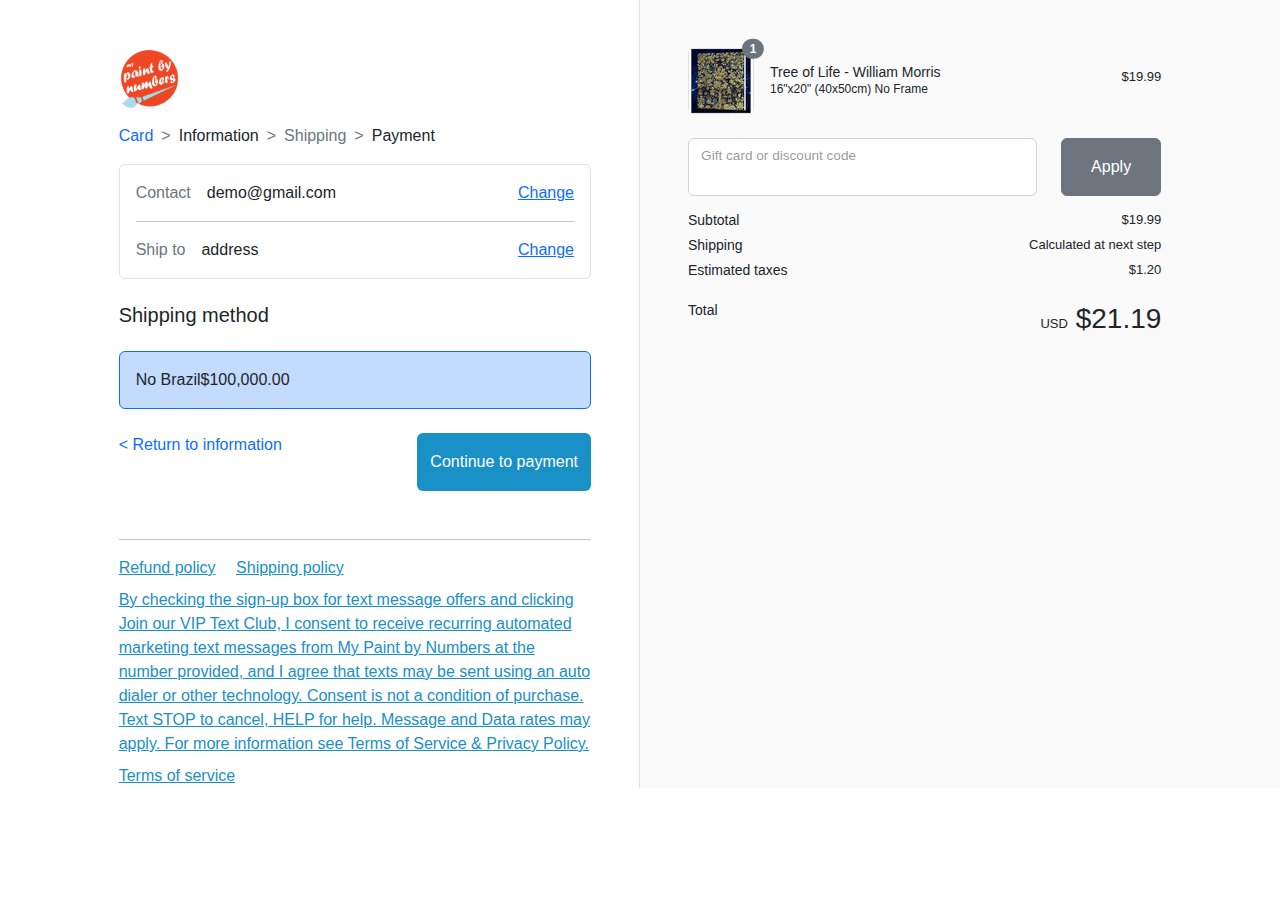
<file: shipping.html>
<!DOCTYPE html>
<html lang="en">

<head>
    <meta charset="UTF-8">
    <meta http-equiv="X-UA-Compatible" content="IE=edge">
    <meta name="viewport" content="width=device-width, initial-scale=1.0">
    <!-- Title Name -->
    <title>Payment Page</title>

    <!-- CSS Link -->
    <link rel="stylesheet" href="assets/css/bootstrap.min.css">
    <link rel="stylesheet" href="assets/css/style.css">
    <link rel="preconnect" href="https://fonts.gstatic.com">
    <link
        href="https://fonts.googleapis.com/css2?family=Archivo:ital,wght@0,100;0,200;0,300;0,400;0,500;0,600;0,700;0,800;0,900;1,100;1,200;1,300;1,400;1,500;1,600;1,700;1,800;1,900&display=swap"
        rel="stylesheet">
    <link rel="stylesheet" href="https://cdnjs.cloudflare.com/ajax/libs/font-awesome/4.7.0/css/font-awesome.min.css">
</head>

<!-- body -->

<body>

    <section class="container-fluid bg-color ">
        <div class="row  d-block d-lg-none">
            <div class="col-12 ">
                <div class="logo py-3 bg-white">
                    <img src="assets/images/logo.png" class="img-fluid" width="60" height="60" alt="logo">
                </div>
                <div class="d-flex justify-content-between py-3 border-bottom" id="flip">
                    <p>
                        <span><i class="fa fa-shopping-cart me-3" style="font-size:24px"></i></span>
                        Show order summary
                    </p>
                    <h4>$100,019.99</h4>
                </div>
            </div>
        </div>
        <div class="row flex-column-reverse flex-lg-row">
            <div class="d-none d-xl-block col-xl-1 bg-white"></div>
            <div class="col-12 col-lg-6 col-xl-5 pt-5 pe-lg-5 border-end bg-white">
                <div class="logo d-none d-lg-block">
                    <img src="assets/images/logo.png" class="img-fluid" width="60" height="60" alt="logo">
                </div>
                <div class="mt-3">
                    <nav style="--bs-breadcrumb-divider: '>';" aria-label="breadcrumb">
                        <ol class="breadcrumb">
                            <li class="breadcrumb-item"><a href="#" class="text-decoration-none">Card</a></li>
                            <li class="breadcrumb-item"><a>Information</a></li>
                            <li class="breadcrumb-item active"><a>Shipping</a></li>
                            <li class="breadcrumb-item" aria-current="page">Payment</li>
                        </ol>
                    </nav>
                </div>

                <div class="border rounded p-3">
                    <div class="d-flex gap-3">
                        <p class="text-muted mb-0">Contact</p>
                        <p class="mb-0">demo@gmail.com </p>
                        <a href="#" class="ms-auto"> Change</a>
                    </div>
                    <hr>
                    <div class="d-flex gap-3">
                        <p class="text-muted mb-0">Ship to
                        </p>
                        <p class="mb-0">
                            address</p>
                        <a href="#" class="ms-auto"> Change</a>
                    </div>
                </div>

                <form action="">
                    <div class="d-flex mt-4">
                        <h5>Shipping method</h5>
                    </div>
                    <div class="border border-primary bg-primary bg-opacity-25 text-dark p-3 mt-3 mb-4 rounded d-flex">
                        <p class="mb-0">No Brazil</p>
                        <p class="mb-0">$100,000.00 </p>
                    </div>

                    <div class="d-flex justify-content-between mb-5">
                        <a href="#" class="text-decoration-none">
                            < Return to information</a>
                                <button type="submit" class="btn btn-submit py-3">Continue to payment</button>
                    </div>
                </form>

                <hr>
                <div class="footer_link">
                    <div class="mt-2">
                        <a href="#">Refund policy</a> <a href="#" class="ms-3">Shipping policy</a>
                    </div>
                    <div class="mt-2">
                        <a href="#">
                            By checking the sign-up box for text message offers and clicking Join our VIP Text Club,
                            I
                            consent to receive recurring automated marketing text messages from My Paint by Numbers
                            at
                            the number provided, and I agree that texts may be sent using an auto dialer or other
                            technology. Consent is not a condition of purchase. Text STOP to cancel, HELP for help.
                            Message and Data rates may apply. For more information see Terms of Service & Privacy
                            Policy.
                        </a>
                    </div>
                    <div class="mt-2">
                        <a href="#">Terms of service</a>
                    </div>
                </div>
            </div>
            <div class="col-12 col-lg-6 col-xl-5 pt-3 pt-lg-5 ps-lg-5 product" id="panel">
                <div class="d-flex align-items-center gap-3 ">
                    <div class="rounded border position-relative">
                        <img src="assets/images/cart_product.jpg" alt="">
                        <span
                            class="position-absolute top-0 start-100 translate-middle badge rounded-pill bg-secondary">
                            1
                        </span>
                    </div>
                    <div>
                        <h5 class="mb-0">Tree of Life - William Morris</h5>
                        <p class="mb-0">16"x20" (40x50cm) No Frame</p>
                    </div>
                    <div class="ms-auto">
                        <h6>$19.99</h6>
                    </div>
                </div>
                <form>
                    <div class="row ">
                        <div class="col-lg-9 mt-4">
                            <div class="form-floating">
                                <input type="text" class="form-control" id="email">
                                <label for="email text">Gift card or discount code</label>
                            </div>
                        </div>
                        <div class="col-lg-3 mt-4">
                            <button type="submit" class="btn btn-secondary w-100 h-100">Apply</button>
                        </div>
                    </div>
                </form>
                <div class="d-flex justify-content-between mt-3">
                    <h5>Subtotal</h5>
                    <h6>$19.99</h6>
                </div>
                <div class="d-flex justify-content-between">
                    <h5>Shipping</h5>
                    <h6>Calculated at next step </h6>
                </div>
                <div class="d-flex justify-content-between">
                    <h5>Estimated taxes </h5>
                    <h6>$1.20</h6>
                </div>
                <div class="d-flex justify-content-between my-3">
                    <h5>Total</h5>
                    <h6>USD<span class="h3"> $21.19</span></h6>
                </div>
            </div>
            <div class="d-none d-xl-block col-xl-1"></div>
        </div>
    </section>

    <!-- JS script link  -->
    <script src="https://ajax.googleapis.com/ajax/libs/jquery/3.6.3/jquery.min.js"></script>
    <script src="assets/js/popper.min.js"></script>
    <script src="assets/js/bootstrap.min.js"></script>

    <script>
        $(document).ready(function () {
            $("#flip").click(function () {
                $("#panel").slideToggle("slow");
            });
        });
    </script>


</html>
</file>
<file: assets/css/style.css>
* {
  margin: 0;
  padding: 0;
  box-sizing: border-box;
}

html {
  scroll-behavior: smooth;
}

body {
  font-family: -apple-system, BlinkMacSystemFont, "Segoe UI", Roboto, Helvetica,
    Arial, sans-serif, "Apple Color Emoji", "Segoe UI Emoji", "Segoe UI Symbol";
}

.bg-color {
  background: #fafafa;
}

.btn_shop_pay,
.btn_shop_pay:hover {
  background-color: #390ced;
}

.btn_pay_pal,
.btn_pay_pal:hover {
  background: #ffc439;
}

.btn_amazon_pay,
.btn_amazon_pay:hover {
  background-color: #fad676;
}

.form-floating input {
  box-shadow: none !important;
  font-size: 14px;
}

.form-floating input:focus {
  border: 2px solid rgb(25, 144, 198);
}

.form-floating .form-check-label {
  top: -11px;
  color: #000000a3;
}

.form-floating label {
  color: #000000a3;
}

.form-select,
.form-check-input {
  box-shadow: none !important;
}

.form-floating > .form-select {
  padding-top: 25px;
}

.btn-submit {
  color: #fff;
  background-color: rgb(25, 144, 198);
}

.btn-submit:hover,
.btn-submit:active {
  opacity: 0.8;
  color: #fff;
  background-color: rgb(25, 144, 198);
}

.footer_link a {
  color: rgb(25, 144, 198);
}

.product h5 {
  font-size: 14px;
}

.product p {
  font-size: 12px;
}

.product h6 {
  font-size: 13px;
}

#panel {
  display: none;
}

.accordion-button::after {
  width: 24px;
  height: 24px;
  margin-left: 0%;
  margin-right: 10px;
  background-image: url(../images/no_check.png)
}

.accordion-button:not(.collapsed)::after {
  width: 24px;
  height: 24px;
  background-image: url(../images/check.png)
}

.accordion-button {
  display: flex;
  flex-direction: row-reverse;
  justify-content: flex-end;
}

.accordion-button:focus {
  box-shadow: none;
  border: 1px solid rgb(25, 144, 198);
}

@media (min-width: 992px) {
  #panel {
    display: block;
  }
}
</file>
